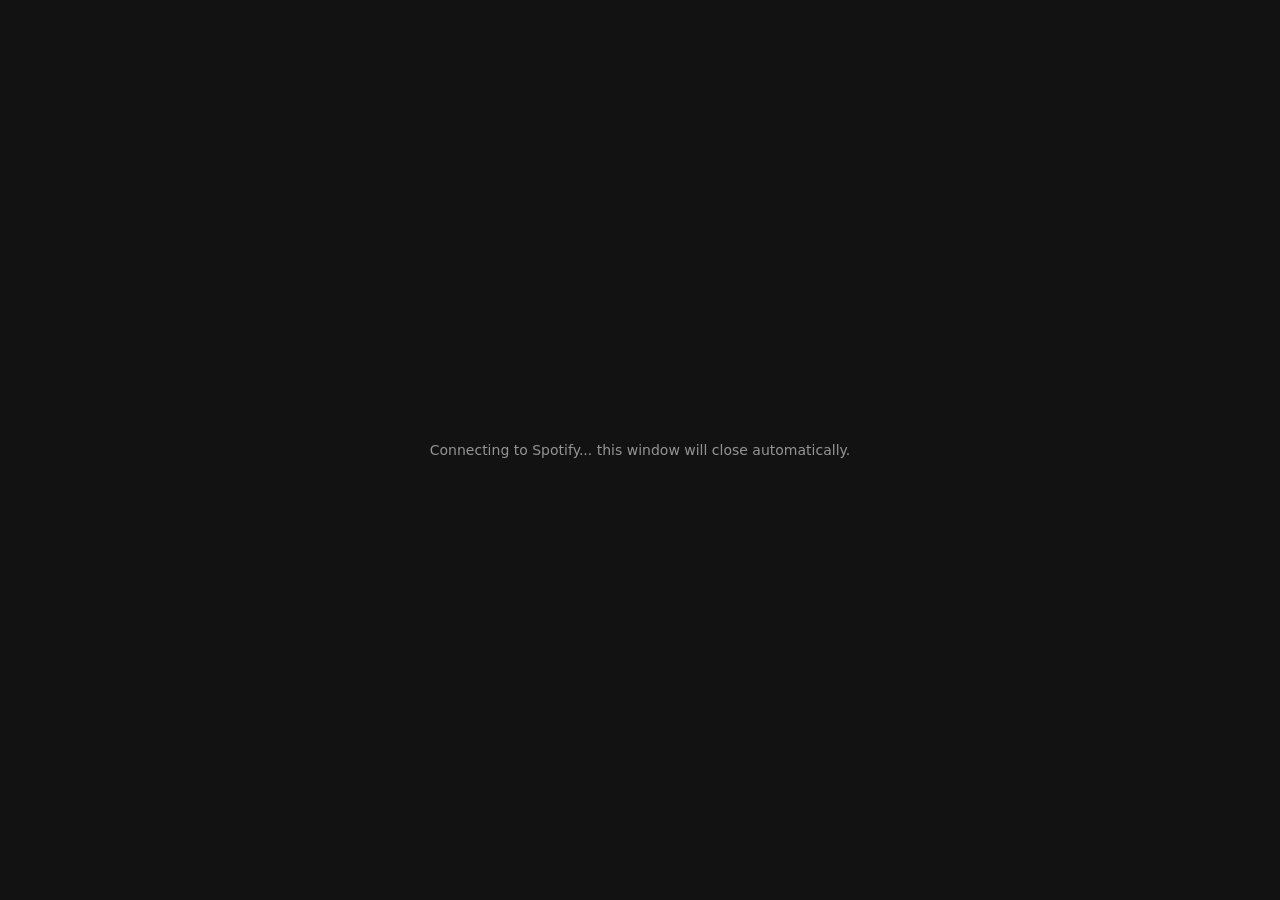
<file: app/ui/callback.html>
<!DOCTYPE html>
<html lang="en">
<head>
  <meta charset="UTF-8">
  <title>Connecting to Spotify...</title>
  <style>
    body { font-family: system-ui, sans-serif; background: #121212; color: #ccc;
           display: flex; align-items: center; justify-content: center; height: 100vh; margin: 0; }
    p { font-size: 14px; opacity: 0.7; }
  </style>
</head>
<body>
  <p>Connecting to Spotify... this window will close automatically.</p>
  <script>
    const params = new URLSearchParams(window.location.search);
    const code = params.get('code');
    const state = params.get('state');
    const error = params.get('error');

    if (window.opener) {
      window.opener.postMessage(
        { spotifyCallback: true, code, state, error },
        window.location.origin
      );
    }

    // Auto-close after a short delay so user can see the message
    setTimeout(() => window.close(), 500);
  </script>
</body>
</html>
</file>
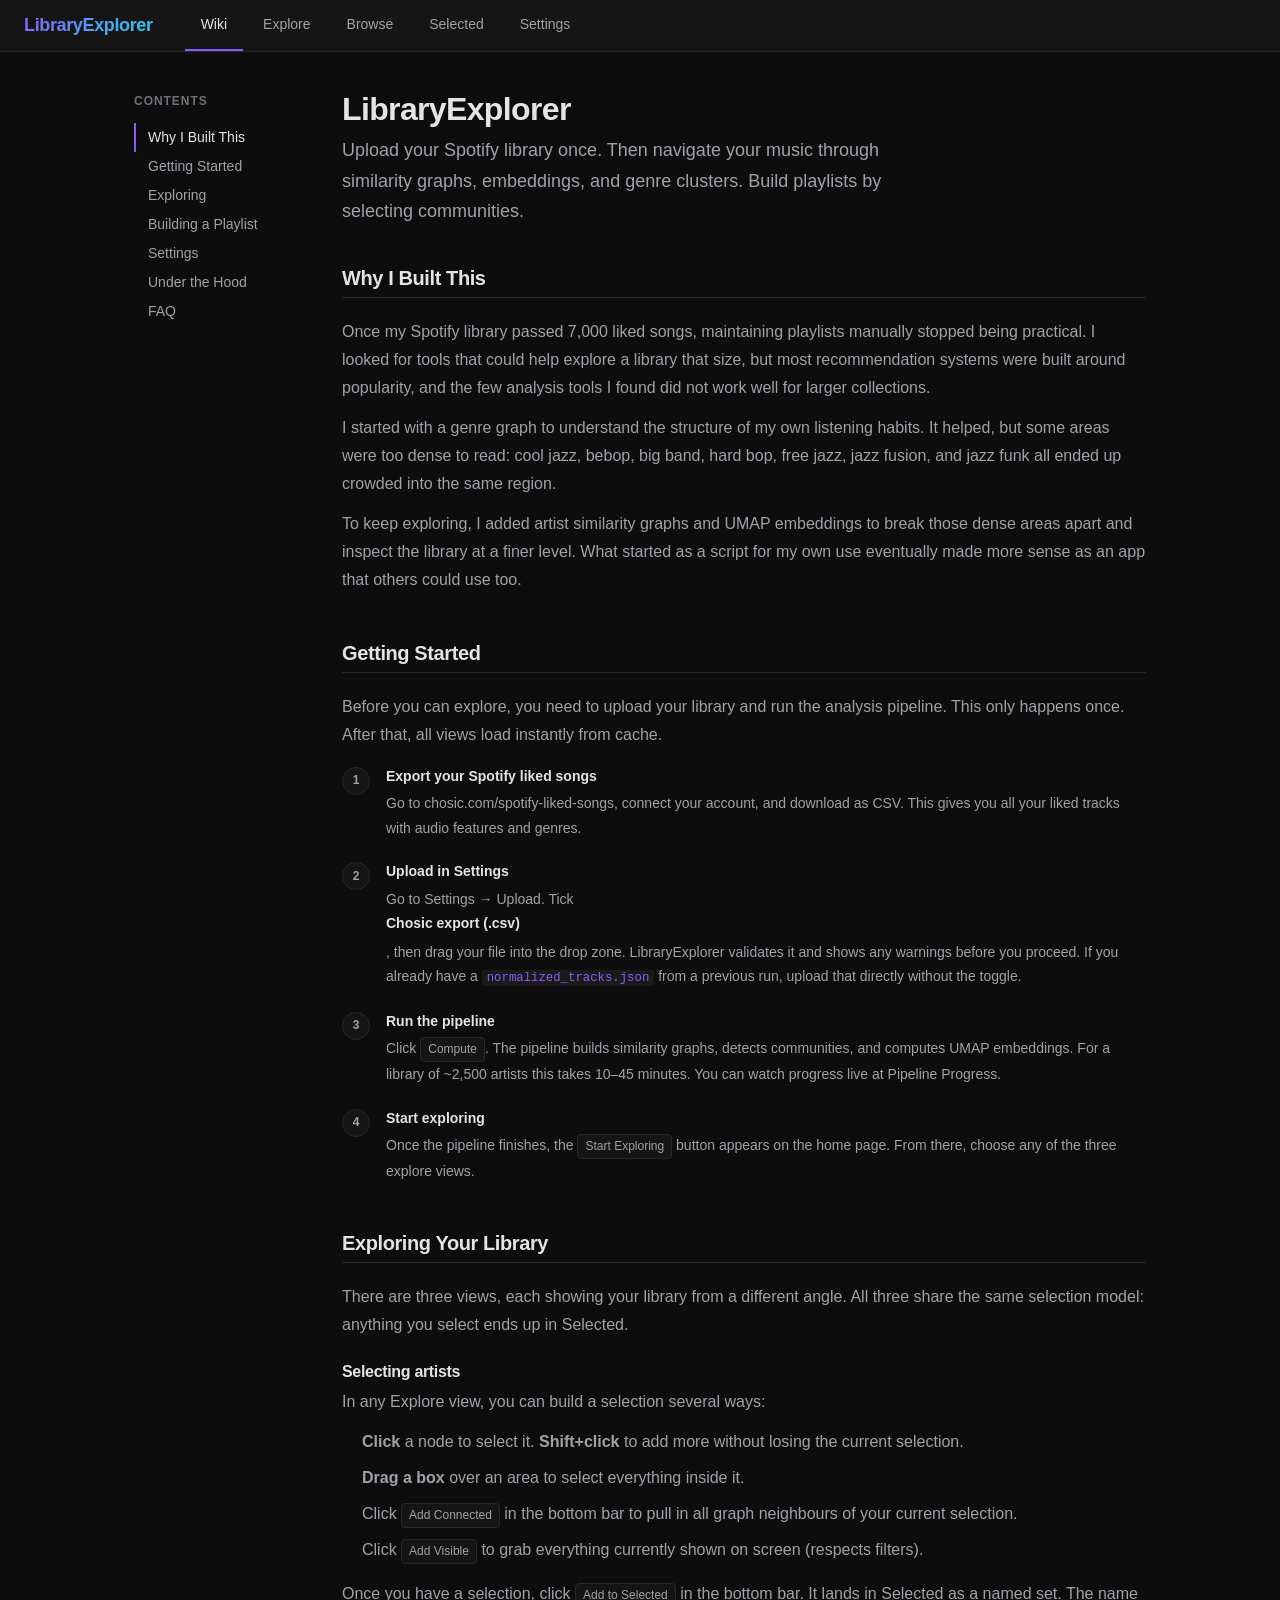
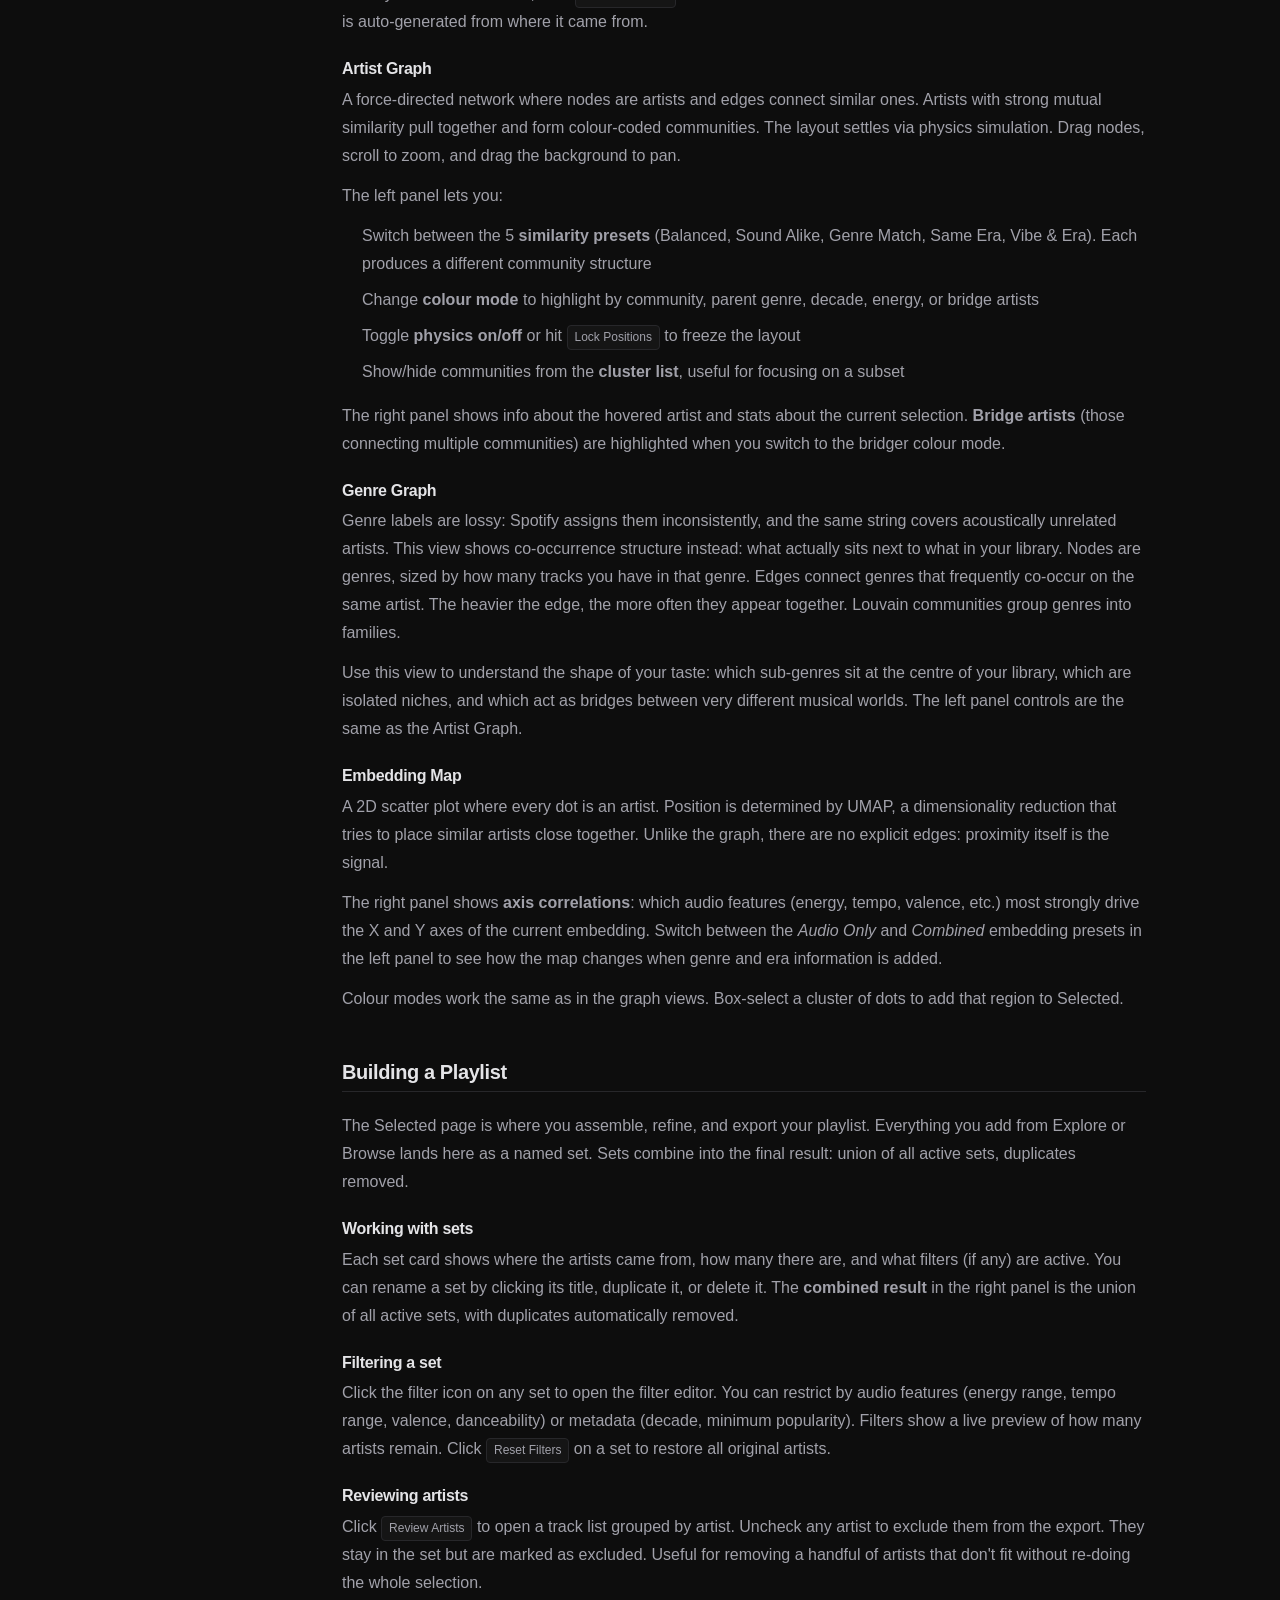
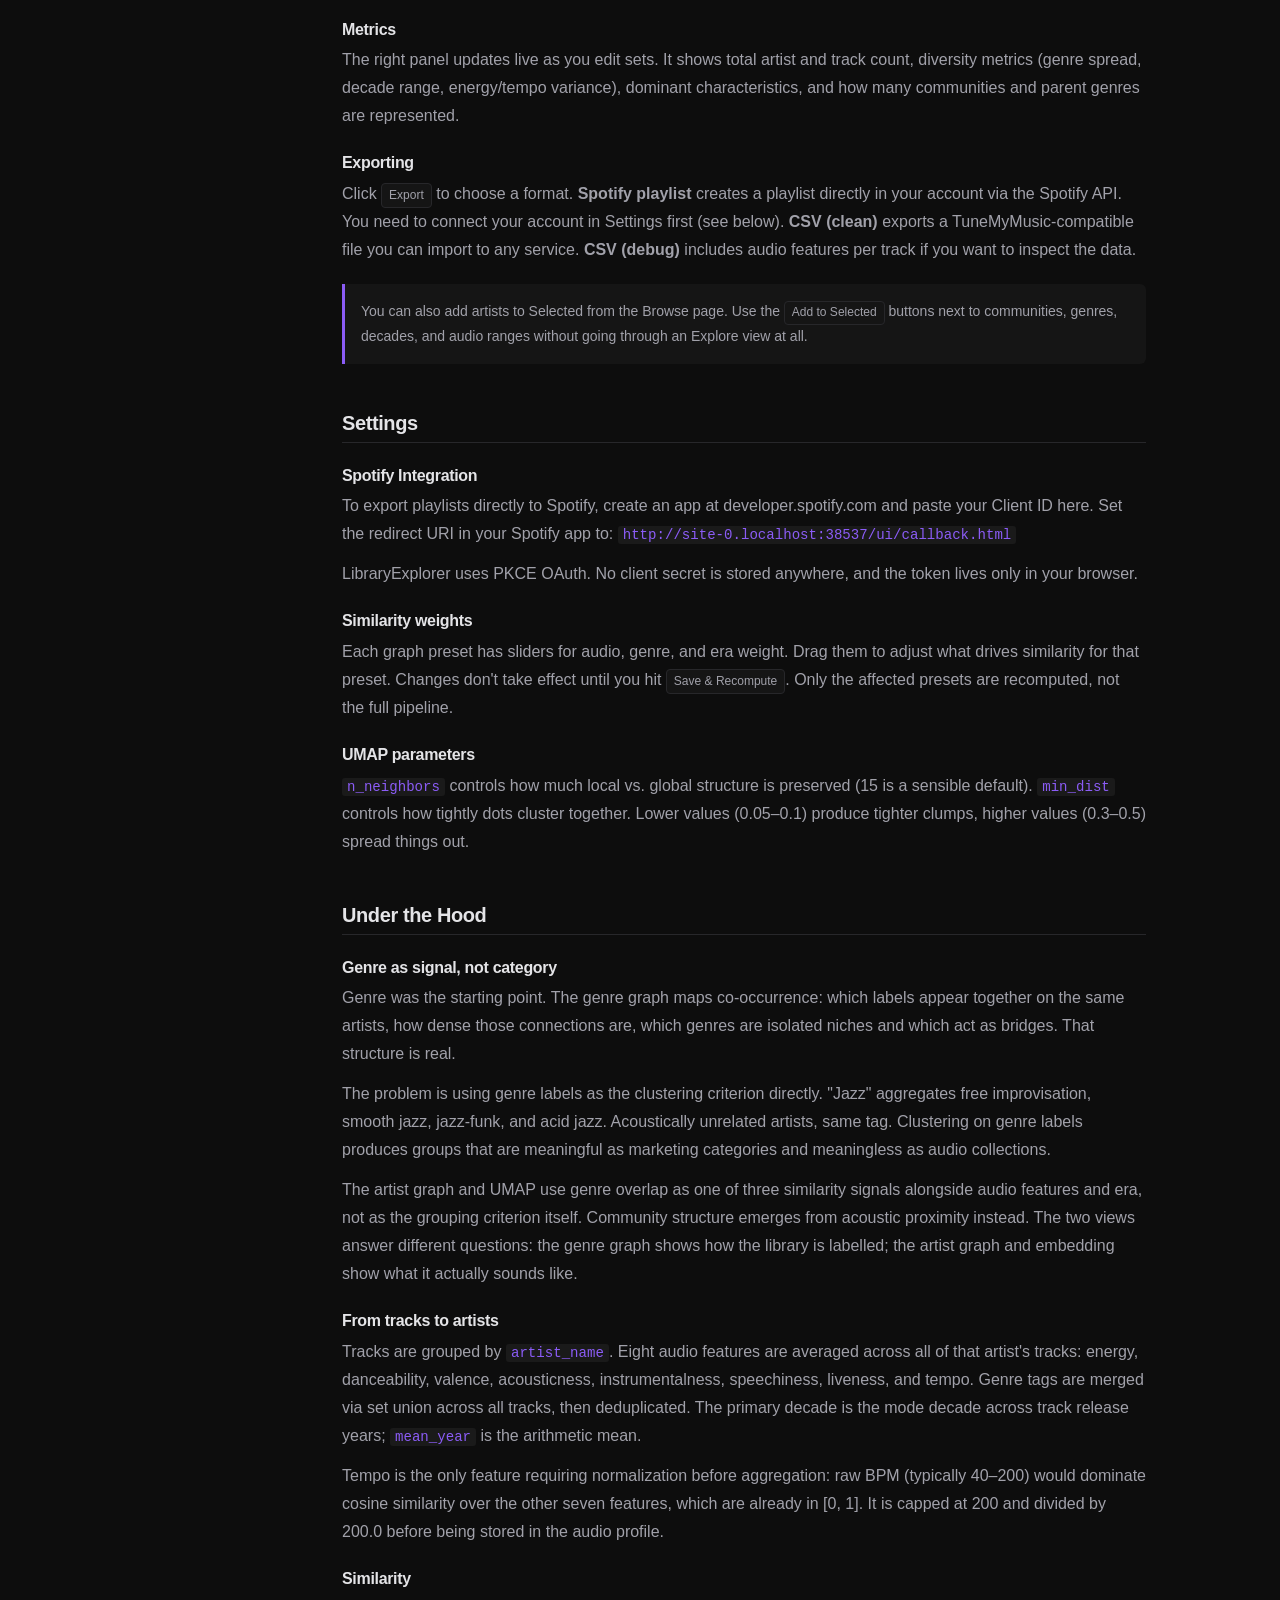
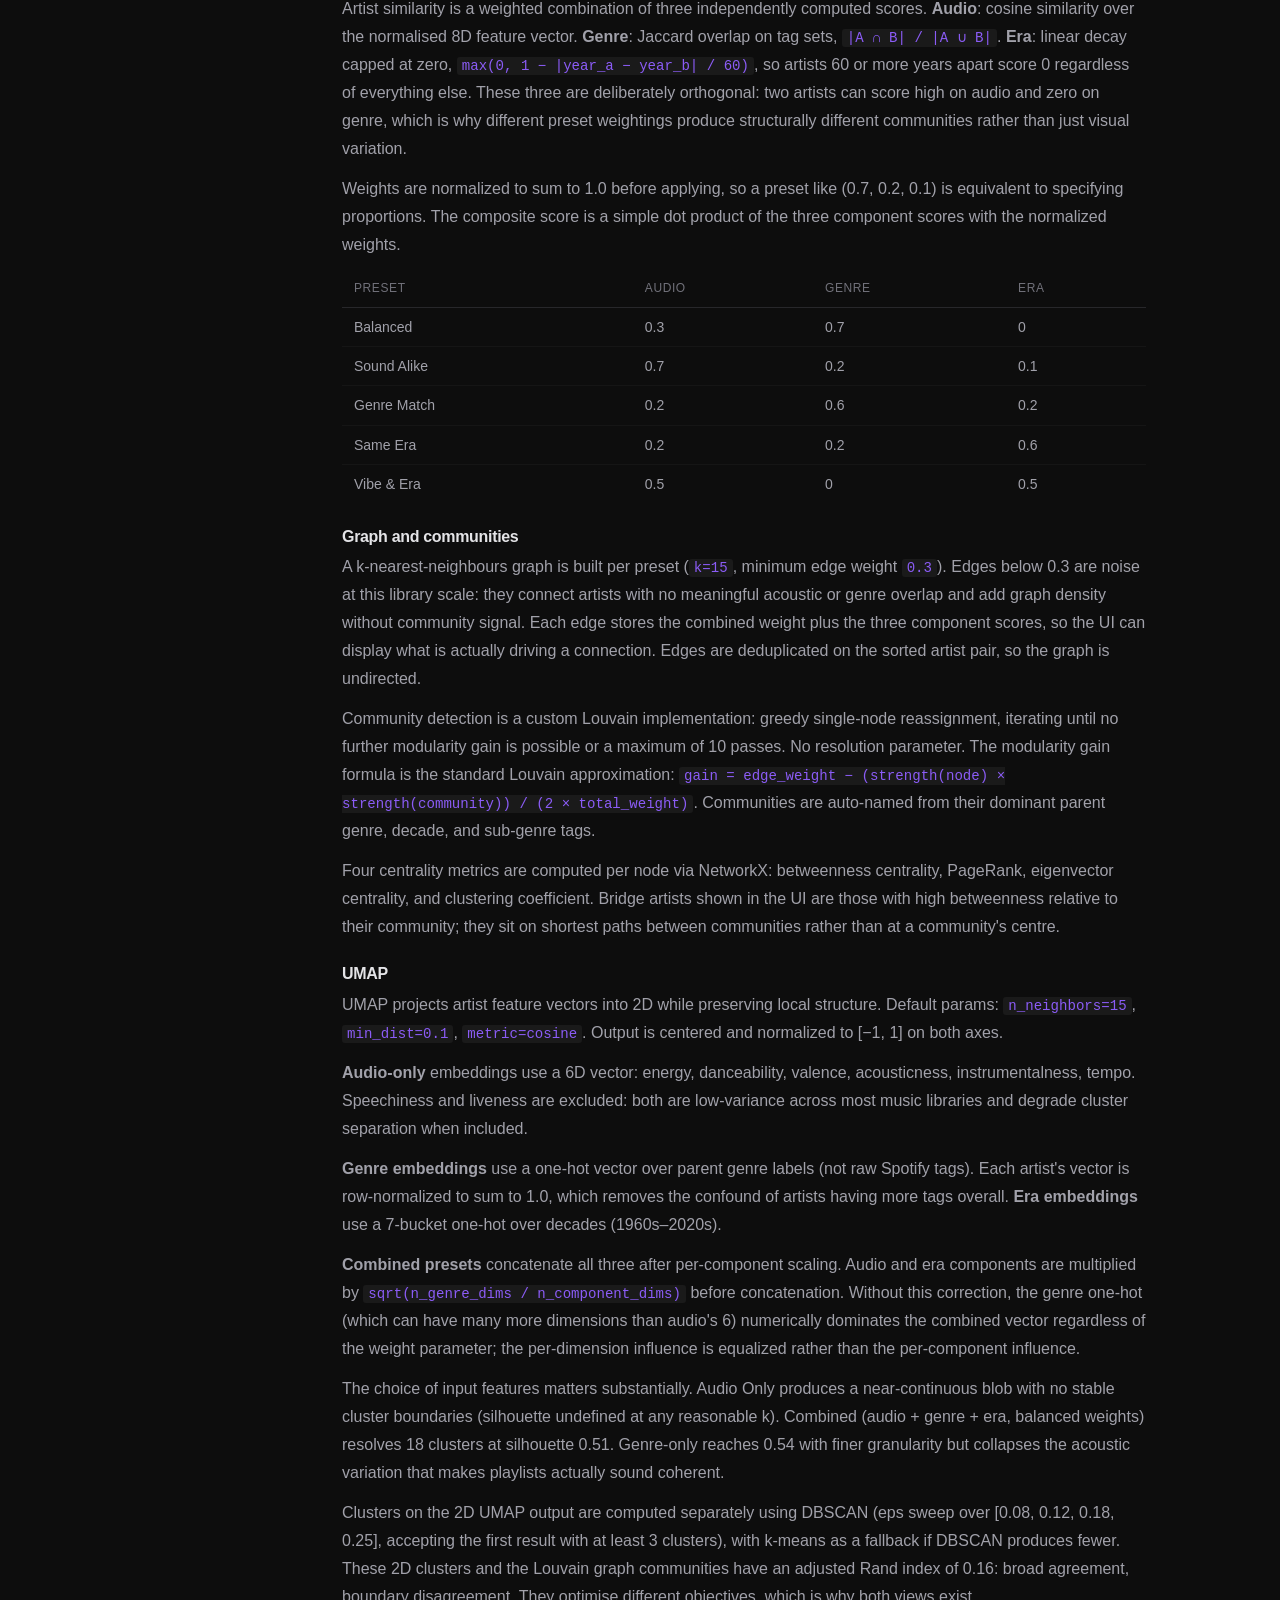
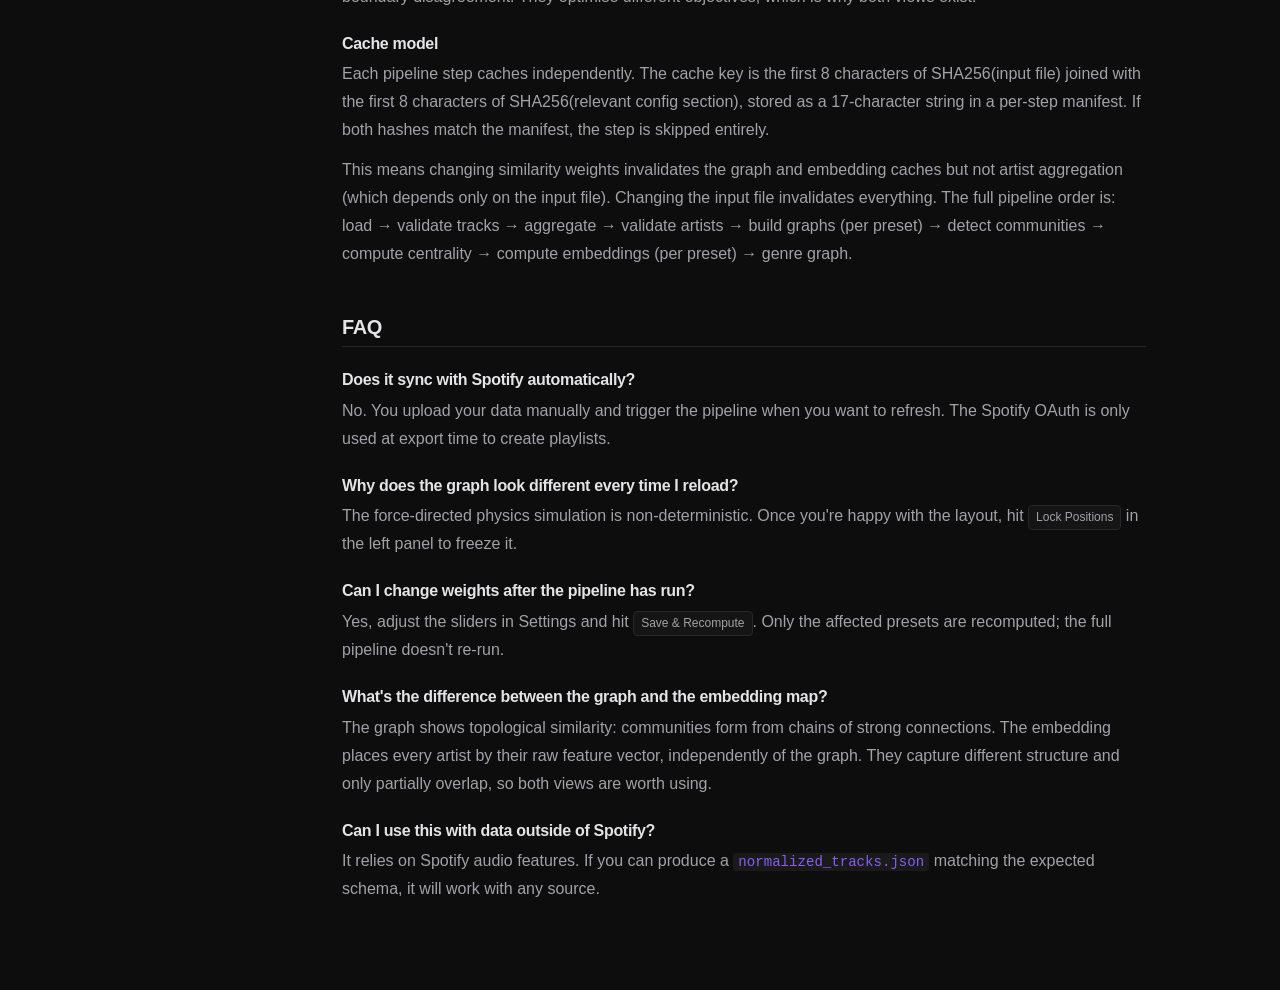
<file: app/ui/wiki.html>
<!DOCTYPE html>
<html lang="en">
<head>
  <meta charset="UTF-8">
  <meta name="viewport" content="width=device-width, initial-scale=1.0">
  <title>Wiki | LibraryExplorer</title>
  <link rel="stylesheet" href="css/reset.css">
  <link rel="stylesheet" href="css/theme.css">
  <link rel="stylesheet" href="css/layout.css">
  <style>
    .wiki-layout {
      display: flex;
      flex-direction: column;
      min-height: 100vh;
    }

    .wiki-outer {
      flex: 1;
      display: flex;
      max-width: 1060px;
      margin: 0 auto;
      width: 100%;
      padding: var(--space-10) var(--space-6);
      gap: var(--space-12);
      align-items: flex-start;
    }

    .wiki-toc {
      flex: 0 0 160px;
      position: sticky;
      top: var(--space-8);
      max-height: calc(100vh - var(--space-16));
      overflow-y: auto;
    }

    .wiki-toc__title {
      font-size: var(--text-xs);
      font-weight: 600;
      text-transform: uppercase;
      letter-spacing: 0.08em;
      color: var(--text-faint);
      margin-bottom: var(--space-3);
    }

    .wiki-toc a {
      display: block;
      font-size: var(--text-sm);
      color: var(--text-muted);
      text-decoration: none;
      padding: var(--space-1) var(--space-3);
      border-left: 2px solid transparent;
      transition: color var(--transition-fast), border-color var(--transition-fast);
      line-height: 1.5;
    }

    .wiki-toc a:hover, .wiki-toc a.active {
      color: var(--text);
      border-left-color: var(--accent);
    }

    .wiki-body {
      flex: 1;
      min-width: 0;
    }

    .wiki-body h1 {
      font-size: 2rem;
      font-weight: 700;
      letter-spacing: -0.02em;
      margin-bottom: var(--space-2);
    }

    .wiki-body > p.lead {
      font-size: var(--text-lg);
      color: var(--text-muted);
      line-height: 1.7;
      margin-bottom: var(--space-10);
      max-width: 580px;
    }

    .wiki-section {
      margin-bottom: var(--space-12);
    }

    .wiki-section h2 {
      font-size: var(--text-xl);
      font-weight: 600;
      margin-bottom: var(--space-5);
      padding-bottom: var(--space-2);
      border-bottom: 1px solid var(--border);
    }

    .wiki-section h3 {
      font-size: var(--text-base);
      font-weight: 600;
      margin-top: var(--space-6);
      margin-bottom: var(--space-2);
      color: var(--text);
    }

    .wiki-section p {
      color: var(--text-muted);
      line-height: 1.75;
      margin-bottom: var(--space-3);
    }

    .wiki-section ul, .wiki-section ol {
      color: var(--text-muted);
      line-height: 1.75;
      margin-left: var(--space-5);
      margin-bottom: var(--space-4);
    }

    .wiki-section li {
      margin-bottom: var(--space-2);
    }

    .wiki-section code {
      font-family: var(--font-mono);
      font-size: 0.88em;
      background: var(--bg-tertiary);
      padding: 1px 5px;
      border-radius: 3px;
      color: var(--accent);
    }

    .wiki-callout {
      background: var(--bg-secondary);
      border-left: 3px solid var(--accent);
      padding: var(--space-4);
      border-radius: 0 var(--radius) var(--radius) 0;
      color: var(--text-muted);
      font-size: var(--text-sm);
      margin: var(--space-5) 0;
      line-height: 1.65;
    }

    .wiki-steps {
      counter-reset: steps;
      margin: var(--space-4) 0;
    }

    .wiki-step {
      display: flex;
      gap: var(--space-4);
      margin-bottom: var(--space-5);
    }

    .wiki-step__num {
      flex: 0 0 28px;
      height: 28px;
      border-radius: 50%;
      background: var(--bg-secondary);
      border: 1px solid var(--border);
      color: var(--text-muted);
      font-size: var(--text-xs);
      font-weight: 600;
      display: flex;
      align-items: center;
      justify-content: center;
      margin-top: 2px;
    }

    .wiki-step__body {
      flex: 1;
    }

    .wiki-step__body strong {
      display: block;
      color: var(--text);
      font-size: var(--text-sm);
      margin-bottom: var(--space-1);
    }

    .wiki-step__body p {
      margin-bottom: 0;
      font-size: var(--text-sm);
    }

    .wiki-action {
      display: inline-block;
      padding: 1px 7px;
      border: 1px solid var(--border);
      border-radius: var(--radius-sm, 4px);
      font-size: var(--text-xs);
      font-weight: 500;
      color: var(--text-muted);
      background: var(--bg-secondary);
      white-space: nowrap;
    }

    .wiki-section table {
      width: 100%;
      border-collapse: collapse;
      font-size: var(--text-sm);
      margin: var(--space-3) 0 var(--space-4);
      color: var(--text-muted);
    }

    .wiki-section th {
      text-align: left;
      padding: var(--space-2) var(--space-3);
      border-bottom: 1px solid var(--border);
      font-weight: 500;
      color: var(--text-faint);
      font-size: var(--text-xs);
      text-transform: uppercase;
      letter-spacing: 0.05em;
    }

    .wiki-section td {
      padding: var(--space-2) var(--space-3);
      border-bottom: 1px solid var(--bg-secondary);
    }

    .wiki-section tr:last-child td { border-bottom: none; }

    @media (max-width: 768px) {
      .wiki-outer { flex-direction: column; padding: var(--space-6) var(--space-4); gap: var(--space-6); }
      .wiki-toc { position: static; flex: none; width: 100%; }
    }
  </style>
</head>
<body>
  <div class="wiki-layout">
    <nav class="nav">
      <a href="index.html" class="nav__brand">LibraryExplorer</a>
      <div class="nav__tabs">
        <a href="wiki.html" class="nav__tab nav__tab--active">Wiki</a>
        <a href="explore-graph-artist.html" class="nav__tab">Explore</a>
        <a href="browse.html" class="nav__tab">Browse</a>
        <a href="selected.html" class="nav__tab">Selected</a>
        <a href="settings.html" class="nav__tab">Settings</a>
      </div>
    </nav>

    <div class="wiki-outer">
      <nav class="wiki-toc" id="wiki-toc">
        <div class="wiki-toc__title">Contents</div>
        <a href="#why">Why I Built This</a>
        <a href="#getting-started">Getting Started</a>
        <a href="#exploring">Exploring</a>
        <a href="#building-playlist">Building a Playlist</a>
        <a href="#settings">Settings</a>
        <a href="#under-the-hood">Under the Hood</a>
        <a href="#faq">FAQ</a>
      </nav>

      <div class="wiki-body">
        <h1>LibraryExplorer</h1>
        <p class="lead">Upload your Spotify library once. Then navigate your music through similarity graphs, embeddings, and genre clusters. Build playlists by selecting communities.</p>

        <!-- ─────────────────────────────────── -->
        <div class="wiki-section" id="why">
          <h2>Why I Built This</h2>
          <p>Once my Spotify library passed 7,000 liked songs, maintaining playlists manually stopped being practical. I looked for tools that could help explore a library that size, but most recommendation systems were built around popularity, and the few analysis tools I found did not work well for larger collections.</p>
          <p>I started with a genre graph to understand the structure of my own listening habits. It helped, but some areas were too dense to read: cool jazz, bebop, big band, hard bop, free jazz, jazz fusion, and jazz funk all ended up crowded into the same region.</p>
          <p>To keep exploring, I added artist similarity graphs and UMAP embeddings to break those dense areas apart and inspect the library at a finer level. What started as a script for my own use eventually made more sense as an app that others could use too.</p>
        </div>

        <!-- ─────────────────────────────────── -->
        <div class="wiki-section" id="getting-started">
          <h2>Getting Started</h2>
          <p>Before you can explore, you need to upload your library and run the analysis pipeline. This only happens once. After that, all views load instantly from cache.</p>

          <div class="wiki-steps">
            <div class="wiki-step">
              <div class="wiki-step__num">1</div>
              <div class="wiki-step__body">
                <strong>Export your Spotify liked songs</strong>
                <p>Go to <a href="https://www.chosic.com/spotify-liked-songs/" target="_blank">chosic.com/spotify-liked-songs</a>, connect your account, and download as CSV. This gives you all your liked tracks with audio features and genres.</p>
              </div>
            </div>
            <div class="wiki-step">
              <div class="wiki-step__num">2</div>
              <div class="wiki-step__body">
                <strong>Upload in Settings</strong>
                <p>Go to <a href="settings.html">Settings → Upload</a>. Tick <strong>Chosic export (.csv)</strong>, then drag your file into the drop zone. LibraryExplorer validates it and shows any warnings before you proceed. If you already have a <code>normalized_tracks.json</code> from a previous run, upload that directly without the toggle.</p>
              </div>
            </div>
            <div class="wiki-step">
              <div class="wiki-step__num">3</div>
              <div class="wiki-step__body">
                <strong>Run the pipeline</strong>
                <p>Click <span class="wiki-action">Compute</span>. The pipeline builds similarity graphs, detects communities, and computes UMAP embeddings. For a library of ~2,500 artists this takes 10–45 minutes. You can watch progress live at <a href="progress.html">Pipeline Progress</a>.</p>
              </div>
            </div>
            <div class="wiki-step">
              <div class="wiki-step__num">4</div>
              <div class="wiki-step__body">
                <strong>Start exploring</strong>
                <p>Once the pipeline finishes, the <span class="wiki-action">Start Exploring</span> button appears on the home page. From there, choose any of the three explore views.</p>
              </div>
            </div>
          </div>
        </div>

        <!-- ─────────────────────────────────── -->
        <div class="wiki-section" id="exploring">
          <h2>Exploring Your Library</h2>
          <p>There are three views, each showing your library from a different angle. All three share the same selection model: anything you select ends up in <a href="selected.html">Selected</a>.</p>

          <h3>Selecting artists</h3>
          <p>In any Explore view, you can build a selection several ways:</p>
          <ul>
            <li><strong>Click</strong> a node to select it. <strong>Shift+click</strong> to add more without losing the current selection.</li>
            <li><strong>Drag a box</strong> over an area to select everything inside it.</li>
            <li>Click <span class="wiki-action">Add Connected</span> in the bottom bar to pull in all graph neighbours of your current selection.</li>
            <li>Click <span class="wiki-action">Add Visible</span> to grab everything currently shown on screen (respects filters).</li>
          </ul>
          <p>Once you have a selection, click <span class="wiki-action">Add to Selected</span> in the bottom bar. It lands in Selected as a named set. The name is auto-generated from where it came from.</p>

          <h3>Artist Graph</h3>
          <p>A force-directed network where nodes are artists and edges connect similar ones. Artists with strong mutual similarity pull together and form colour-coded communities. The layout settles via physics simulation. Drag nodes, scroll to zoom, and drag the background to pan.</p>
          <p>The left panel lets you:</p>
          <ul>
            <li>Switch between the 5 <strong>similarity presets</strong> (Balanced, Sound Alike, Genre Match, Same Era, Vibe & Era). Each produces a different community structure</li>
            <li>Change <strong>colour mode</strong> to highlight by community, parent genre, decade, energy, or bridge artists</li>
            <li>Toggle <strong>physics on/off</strong> or hit <span class="wiki-action">Lock Positions</span> to freeze the layout</li>
            <li>Show/hide communities from the <strong>cluster list</strong>, useful for focusing on a subset</li>
          </ul>
          <p>The right panel shows info about the hovered artist and stats about the current selection. <strong>Bridge artists</strong> (those connecting multiple communities) are highlighted when you switch to the bridger colour mode.</p>

          <h3>Genre Graph</h3>
          <p>Genre labels are lossy: Spotify assigns them inconsistently, and the same string covers acoustically unrelated artists. This view shows co-occurrence structure instead: what actually sits next to what in your library. Nodes are genres, sized by how many tracks you have in that genre. Edges connect genres that frequently co-occur on the same artist. The heavier the edge, the more often they appear together. Louvain communities group genres into families.</p>
          <p>Use this view to understand the shape of your taste: which sub-genres sit at the centre of your library, which are isolated niches, and which act as bridges between very different musical worlds. The left panel controls are the same as the Artist Graph.</p>

          <h3>Embedding Map</h3>
          <p>A 2D scatter plot where every dot is an artist. Position is determined by UMAP, a dimensionality reduction that tries to place similar artists close together. Unlike the graph, there are no explicit edges: proximity itself is the signal.</p>
          <p>The right panel shows <strong>axis correlations</strong>: which audio features (energy, tempo, valence, etc.) most strongly drive the X and Y axes of the current embedding. Switch between the <em>Audio Only</em> and <em>Combined</em> embedding presets in the left panel to see how the map changes when genre and era information is added.</p>
          <p>Colour modes work the same as in the graph views. Box-select a cluster of dots to add that region to Selected.</p>
        </div>

        <!-- ─────────────────────────────────── -->
        <div class="wiki-section" id="building-playlist">
          <h2>Building a Playlist</h2>
          <p>The <a href="selected.html">Selected</a> page is where you assemble, refine, and export your playlist. Everything you add from Explore or Browse lands here as a named set. Sets combine into the final result: union of all active sets, duplicates removed.</p>

          <h3>Working with sets</h3>
          <p>Each set card shows where the artists came from, how many there are, and what filters (if any) are active. You can rename a set by clicking its title, duplicate it, or delete it. The <strong>combined result</strong> in the right panel is the union of all active sets, with duplicates automatically removed.</p>

          <h3>Filtering a set</h3>
          <p>Click the filter icon on any set to open the filter editor. You can restrict by audio features (energy range, tempo range, valence, danceability) or metadata (decade, minimum popularity). Filters show a live preview of how many artists remain. Click <span class="wiki-action">Reset Filters</span> on a set to restore all original artists.</p>

          <h3>Reviewing artists</h3>
          <p>Click <span class="wiki-action">Review Artists</span> to open a track list grouped by artist. Uncheck any artist to exclude them from the export. They stay in the set but are marked as excluded. Useful for removing a handful of artists that don't fit without re-doing the whole selection.</p>

          <h3>Metrics</h3>
          <p>The right panel updates live as you edit sets. It shows total artist and track count, diversity metrics (genre spread, decade range, energy/tempo variance), dominant characteristics, and how many communities and parent genres are represented.</p>

          <h3>Exporting</h3>
          <p>Click <span class="wiki-action">Export</span> to choose a format. <strong>Spotify playlist</strong> creates a playlist directly in your account via the Spotify API. You need to connect your account in Settings first (see below). <strong>CSV (clean)</strong> exports a TuneMyMusic-compatible file you can import to any service. <strong>CSV (debug)</strong> includes audio features per track if you want to inspect the data.</p>

          <div class="wiki-callout">
            You can also add artists to Selected from the <a href="browse.html">Browse</a> page. Use the <span class="wiki-action">Add to Selected</span> buttons next to communities, genres, decades, and audio ranges without going through an Explore view at all.
          </div>
        </div>

        <!-- ─────────────────────────────────── -->
        <div class="wiki-section" id="settings">
          <h2>Settings</h2>

          <h3>Spotify Integration</h3>
          <p>To export playlists directly to Spotify, create an app at <a href="https://developer.spotify.com/dashboard" target="_blank">developer.spotify.com</a> and paste your Client ID here. Set the redirect URI in your Spotify app to: <code id="wiki-redirect-uri"></code>
          <script>document.getElementById('wiki-redirect-uri').textContent = window.location.origin + '/ui/callback.html';</script></p>
          <p>LibraryExplorer uses PKCE OAuth. No client secret is stored anywhere, and the token lives only in your browser.</p>

          <h3>Similarity weights</h3>
          <p>Each graph preset has sliders for audio, genre, and era weight. Drag them to adjust what drives similarity for that preset. Changes don't take effect until you hit <span class="wiki-action">Save & Recompute</span>. Only the affected presets are recomputed, not the full pipeline.</p>

          <h3>UMAP parameters</h3>
          <p><code>n_neighbors</code> controls how much local vs. global structure is preserved (15 is a sensible default). <code>min_dist</code> controls how tightly dots cluster together. Lower values (0.05–0.1) produce tighter clumps, higher values (0.3–0.5) spread things out.</p>
        </div>

        <!-- ─────────────────────────────────── -->
        <div class="wiki-section" id="under-the-hood">
          <h2>Under the Hood</h2>
          <h3>Genre as signal, not category</h3>
          <p>Genre was the starting point. The genre graph maps co-occurrence: which labels appear together on the same artists, how dense those connections are, which genres are isolated niches and which act as bridges. That structure is real.</p>
          <p>The problem is using genre labels as the clustering criterion directly. "Jazz" aggregates free improvisation, smooth jazz, jazz-funk, and acid jazz. Acoustically unrelated artists, same tag. Clustering on genre labels produces groups that are meaningful as marketing categories and meaningless as audio collections.</p>
          <p>The artist graph and UMAP use genre overlap as one of three similarity signals alongside audio features and era, not as the grouping criterion itself. Community structure emerges from acoustic proximity instead. The two views answer different questions: the genre graph shows how the library is labelled; the artist graph and embedding show what it actually sounds like.</p>

          <h3>From tracks to artists</h3>
          <p>Tracks are grouped by <code>artist_name</code>. Eight audio features are averaged across all of that artist's tracks: energy, danceability, valence, acousticness, instrumentalness, speechiness, liveness, and tempo. Genre tags are merged via set union across all tracks, then deduplicated. The primary decade is the mode decade across track release years; <code>mean_year</code> is the arithmetic mean.</p>
          <p>Tempo is the only feature requiring normalization before aggregation: raw BPM (typically 40–200) would dominate cosine similarity over the other seven features, which are already in [0, 1]. It is capped at 200 and divided by 200.0 before being stored in the audio profile.</p>

          <h3>Similarity</h3>
          <p>Artist similarity is a weighted combination of three independently computed scores. <strong>Audio</strong>: cosine similarity over the normalised 8D feature vector. <strong>Genre</strong>: Jaccard overlap on tag sets, <code>|A ∩ B| / |A ∪ B|</code>. <strong>Era</strong>: linear decay capped at zero, <code>max(0, 1 − |year_a − year_b| / 60)</code>, so artists 60 or more years apart score 0 regardless of everything else. These three are deliberately orthogonal: two artists can score high on audio and zero on genre, which is why different preset weightings produce structurally different communities rather than just visual variation.</p>
          <p>Weights are normalized to sum to 1.0 before applying, so a preset like (0.7, 0.2, 0.1) is equivalent to specifying proportions. The composite score is a simple dot product of the three component scores with the normalized weights.</p>
          <table>
            <thead>
              <tr><th>Preset</th><th>Audio</th><th>Genre</th><th>Era</th></tr>
            </thead>
            <tbody>
              <tr><td>Balanced</td><td>0.3</td><td>0.7</td><td>0</td></tr>
              <tr><td>Sound Alike</td><td>0.7</td><td>0.2</td><td>0.1</td></tr>
              <tr><td>Genre Match</td><td>0.2</td><td>0.6</td><td>0.2</td></tr>
              <tr><td>Same Era</td><td>0.2</td><td>0.2</td><td>0.6</td></tr>
              <tr><td>Vibe &amp; Era</td><td>0.5</td><td>0</td><td>0.5</td></tr>
            </tbody>
          </table>

          <h3>Graph and communities</h3>
          <p>A k-nearest-neighbours graph is built per preset (<code>k=15</code>, minimum edge weight <code>0.3</code>). Edges below 0.3 are noise at this library scale: they connect artists with no meaningful acoustic or genre overlap and add graph density without community signal. Each edge stores the combined weight plus the three component scores, so the UI can display what is actually driving a connection. Edges are deduplicated on the sorted artist pair, so the graph is undirected.</p>
          <p>Community detection is a custom Louvain implementation: greedy single-node reassignment, iterating until no further modularity gain is possible or a maximum of 10 passes. No resolution parameter. The modularity gain formula is the standard Louvain approximation: <code>gain = edge_weight − (strength(node) × strength(community)) / (2 × total_weight)</code>. Communities are auto-named from their dominant parent genre, decade, and sub-genre tags.</p>
          <p>Four centrality metrics are computed per node via NetworkX: betweenness centrality, PageRank, eigenvector centrality, and clustering coefficient. Bridge artists shown in the UI are those with high betweenness relative to their community; they sit on shortest paths between communities rather than at a community's centre.</p>

          <h3>UMAP</h3>
          <p>UMAP projects artist feature vectors into 2D while preserving local structure. Default params: <code>n_neighbors=15</code>, <code>min_dist=0.1</code>, <code>metric=cosine</code>. Output is centered and normalized to [−1, 1] on both axes.</p>
          <p><strong>Audio-only</strong> embeddings use a 6D vector: energy, danceability, valence, acousticness, instrumentalness, tempo. Speechiness and liveness are excluded: both are low-variance across most music libraries and degrade cluster separation when included.</p>
          <p><strong>Genre embeddings</strong> use a one-hot vector over parent genre labels (not raw Spotify tags). Each artist's vector is row-normalized to sum to 1.0, which removes the confound of artists having more tags overall. <strong>Era embeddings</strong> use a 7-bucket one-hot over decades (1960s–2020s).</p>
          <p><strong>Combined presets</strong> concatenate all three after per-component scaling. Audio and era components are multiplied by <code>sqrt(n_genre_dims / n_component_dims)</code> before concatenation. Without this correction, the genre one-hot (which can have many more dimensions than audio's 6) numerically dominates the combined vector regardless of the weight parameter; the per-dimension influence is equalized rather than the per-component influence.</p>
          <p>The choice of input features matters substantially. Audio Only produces a near-continuous blob with no stable cluster boundaries (silhouette undefined at any reasonable k). Combined (audio + genre + era, balanced weights) resolves 18 clusters at silhouette 0.51. Genre-only reaches 0.54 with finer granularity but collapses the acoustic variation that makes playlists actually sound coherent.</p>
          <p>Clusters on the 2D UMAP output are computed separately using DBSCAN (eps sweep over [0.08, 0.12, 0.18, 0.25], accepting the first result with at least 3 clusters), with k-means as a fallback if DBSCAN produces fewer. These 2D clusters and the Louvain graph communities have an adjusted Rand index of 0.16: broad agreement, boundary disagreement. They optimise different objectives, which is why both views exist.</p>

          <h3>Cache model</h3>
          <p>Each pipeline step caches independently. The cache key is the first 8 characters of SHA256(input file) joined with the first 8 characters of SHA256(relevant config section), stored as a 17-character string in a per-step manifest. If both hashes match the manifest, the step is skipped entirely.</p>
          <p>This means changing similarity weights invalidates the graph and embedding caches but not artist aggregation (which depends only on the input file). Changing the input file invalidates everything. The full pipeline order is: load → validate tracks → aggregate → validate artists → build graphs (per preset) → detect communities → compute centrality → compute embeddings (per preset) → genre graph.</p>
        </div>

        <!-- ─────────────────────────────────── -->
        <div class="wiki-section" id="faq">
          <h2>FAQ</h2>

          <h3>Does it sync with Spotify automatically?</h3>
          <p>No. You upload your data manually and trigger the pipeline when you want to refresh. The Spotify OAuth is only used at export time to create playlists.</p>

          <h3>Why does the graph look different every time I reload?</h3>
          <p>The force-directed physics simulation is non-deterministic. Once you're happy with the layout, hit <span class="wiki-action">Lock Positions</span> in the left panel to freeze it.</p>

          <h3>Can I change weights after the pipeline has run?</h3>
          <p>Yes, adjust the sliders in Settings and hit <span class="wiki-action">Save & Recompute</span>. Only the affected presets are recomputed; the full pipeline doesn't re-run.</p>

          <h3>What's the difference between the graph and the embedding map?</h3>
          <p>The graph shows topological similarity: communities form from chains of strong connections. The embedding places every artist by their raw feature vector, independently of the graph. They capture different structure and only partially overlap, so both views are worth using.</p>

          <h3>Can I use this with data outside of Spotify?</h3>
          <p>It relies on Spotify audio features. If you can produce a <code>normalized_tracks.json</code> matching the expected schema, it will work with any source.</p>
        </div>

      </div><!-- /wiki-body -->
    </div><!-- /wiki-outer -->
  </div><!-- /wiki-layout -->

  <script>
    const sections = document.querySelectorAll('.wiki-section[id]');
    const tocLinks = document.querySelectorAll('.wiki-toc a');
    const observer = new IntersectionObserver((entries) => {
      entries.forEach(entry => {
        if (entry.isIntersecting) {
          tocLinks.forEach(l => l.classList.remove('active'));
          const active = document.querySelector(`.wiki-toc a[href="#${entry.target.id}"]`);
          if (active) active.classList.add('active');
        }
      });
    }, { rootMargin: '-20% 0px -70% 0px' });
    sections.forEach(s => observer.observe(s));
  </script>
</body>
</html>
</file>
<file: app/ui/css/theme.css>
/* Theme - Obsidian-inspired dark theme */

:root {
  /* Background colors - deeper, richer tones */
  --bg: #0d0d0d;
  --bg-secondary: #151515;
  --bg-tertiary: #1a1a1a;
  --bg-hover: #222222;
  --bg-active: #2a2a2a;
  --bg-elevated: #1f1f1f;

  /* Text colors - better contrast */
  --text: #e4e4e7;
  --text-muted: #a1a1aa;
  --text-faint: #71717a;

  /* Accent colors - vibrant purple with gradient support */
  --accent: #8b5cf6;
  --accent-hover: #7c3aed;
  --accent-muted: rgba(139, 92, 246, 0.15);
  --accent-glow: rgba(139, 92, 246, 0.3);

  /* Secondary accent - complementary cyan */
  --accent-secondary: #22d3ee;
  --accent-secondary-muted: rgba(34, 211, 238, 0.15);

  /* Semantic colors - softer, more refined */
  --success: #4ade80;
  --success-muted: rgba(74, 222, 128, 0.15);
  --warning: #fbbf24;
  --warning-muted: rgba(251, 191, 36, 0.15);
  --error: #f87171;
  --error-muted: rgba(248, 113, 113, 0.15);
  --info: #60a5fa;
  --info-muted: rgba(96, 165, 250, 0.15);

  /* Borders - subtle */
  --border: #27272a;
  --border-light: #1f1f1f;
  --border-focus: #8b5cf6;

  /* Typography */
  --font-body: 'Inter', -apple-system, BlinkMacSystemFont, 'Segoe UI', Roboto, Oxygen, Ubuntu, Cantarell, sans-serif;
  --font-mono: 'JetBrains Mono', 'SF Mono', Monaco, 'Cascadia Code', 'Fira Code', Consolas, monospace;

  /* Font sizes */
  --text-xs: 0.75rem;
  --text-sm: 0.875rem;
  --text-base: 1rem;
  --text-lg: 1.125rem;
  --text-xl: 1.25rem;
  --text-2xl: 1.5rem;
  --text-3xl: 2rem;

  /* Spacing - 4px base unit */
  --space-1: 0.25rem;
  --space-2: 0.5rem;
  --space-3: 0.75rem;
  --space-4: 1rem;
  --space-5: 1.25rem;
  --space-6: 1.5rem;
  --space-8: 2rem;
  --space-10: 2.5rem;
  --space-12: 3rem;

  /* Border radius - consistent, modern */
  --radius-sm: 4px;
  --radius: 6px;
  --radius-lg: 10px;
  --radius-xl: 14px;

  /* Shadows - subtle depth */
  --shadow-sm: 0 1px 2px rgba(0, 0, 0, 0.3);
  --shadow: 0 2px 8px rgba(0, 0, 0, 0.4);
  --shadow-lg: 0 8px 24px rgba(0, 0, 0, 0.5);
  --shadow-glow: 0 0 20px var(--accent-glow);

  /* Transitions - smooth */
  --transition-fast: 100ms ease-out;
  --transition: 200ms ease-out;
  --transition-slow: 300ms ease-out;
}

/* Base styles */
body {
  background: var(--bg);
  color: var(--text);
  font-family: var(--font-body);
  font-size: var(--text-base);
  line-height: 1.6;
  -webkit-font-smoothing: antialiased;
  -moz-osx-font-smoothing: grayscale;
}

/* Typography */
h1, h2, h3, h4 {
  color: var(--text);
  font-weight: 600;
  letter-spacing: -0.02em;
}

h1 { font-size: var(--text-3xl); }
h2 { font-size: var(--text-2xl); }
h3 { font-size: var(--text-xl); }
h4 { font-size: var(--text-lg); }

p {
  color: var(--text-muted);
}

code, .mono {
  font-family: var(--font-mono);
  font-size: 0.9em;
}

a {
  color: var(--accent);
  text-decoration: none;
  transition: color var(--transition-fast);
}

a:hover {
  color: var(--accent-hover);
}

/* Focus styles - modern ring */
:focus-visible {
  outline: none;
  box-shadow: 0 0 0 2px var(--bg), 0 0 0 4px var(--accent);
}

/* Selection */
::selection {
  background: var(--accent);
  color: white;
}

/* Scrollbar (webkit) - slim and subtle */
::-webkit-scrollbar {
  width: 6px;
  height: 6px;
}

::-webkit-scrollbar-track {
  background: transparent;
}

::-webkit-scrollbar-thumb {
  background: var(--border);
  border-radius: 3px;
}

::-webkit-scrollbar-thumb:hover {
  background: var(--text-faint);
}

/* Scrollbar corner */
::-webkit-scrollbar-corner {
  background: transparent;
}

/* Subtle animations */
@keyframes fadeIn {
  from { opacity: 0; }
  to { opacity: 1; }
}

@keyframes slideUp {
  from { opacity: 0; transform: translateY(8px); }
  to { opacity: 1; transform: translateY(0); }
}

@keyframes pulse {
  0%, 100% { opacity: 1; }
  50% { opacity: 0.5; }
}

.animate-fade-in { animation: fadeIn var(--transition) ease-out; }
.animate-slide-up { animation: slideUp var(--transition) ease-out; }
.animate-pulse { animation: pulse 2s ease-in-out infinite; }
</file>
<file: app/ui/css/layout.css>
/* Layout - Grid, spacing, component styles */

/* === Page Layout === */
.page {
  min-height: 100vh;
  display: flex;
  flex-direction: column;
}

.page-content {
  flex: 1;
  padding: var(--space-6);
  max-width: 1400px;
  margin: 0 auto;
  width: 100%;
}

.page-content--narrow {
  max-width: 800px;
}

.page-content--full {
  max-width: none;
  padding: 0;
}

/* === Navigation === */
.nav {
  background: var(--bg-secondary);
  border-bottom: 1px solid var(--border);
  padding: 0 var(--space-6);
  display: flex;
  align-items: center;
  height: 52px;
  gap: var(--space-8);
}

.nav__brand {
  font-weight: 700;
  font-size: var(--text-lg);
  color: var(--text);
  text-decoration: none;
  letter-spacing: -0.02em;
  background: linear-gradient(135deg, var(--accent) 0%, var(--accent-secondary) 100%);
  -webkit-background-clip: text;
  -webkit-text-fill-color: transparent;
  background-clip: text;
}

.nav__tabs {
  display: flex;
  gap: var(--space-1);
  height: 100%;
}

.nav__tab {
  display: flex;
  align-items: center;
  padding: 0 var(--space-4);
  color: var(--text-muted);
  text-decoration: none;
  font-size: var(--text-sm);
  font-weight: 500;
  border-bottom: 2px solid transparent;
  transition: all var(--transition-fast);
  position: relative;
}

.nav__tab:hover {
  color: var(--text);
  text-decoration: none;
}

.nav__tab--active {
  color: var(--text);
  border-bottom-color: var(--accent);
}


/* === Sub Navigation === */
.subnav {
  background: var(--bg-secondary);
  border-bottom: 1px solid var(--border);
  padding: var(--space-2) var(--space-6);
  display: flex;
  align-items: center;
  gap: var(--space-4);
  flex-wrap: wrap;
}

.subnav__group {
  display: flex;
  align-items: center;
  gap: var(--space-2);
}

.subnav__label {
  color: var(--text-faint);
  font-size: var(--text-xs);
  font-weight: 600;
  text-transform: uppercase;
  letter-spacing: 0.05em;
}

.subnav__divider {
  width: 1px;
  height: 24px;
  background: var(--border);
  margin: 0 var(--space-2);
}

.subnav__sep {
  color: var(--border);
  font-size: var(--text-xs);
}

/* === Buttons === */
.btn {
  display: inline-flex;
  align-items: center;
  justify-content: center;
  gap: var(--space-2);
  padding: var(--space-2) var(--space-4);
  font-size: var(--text-sm);
  font-weight: 500;
  border: 1px solid var(--border);
  border-radius: var(--radius);
  background: var(--bg-tertiary);
  color: var(--text);
  cursor: pointer;
  transition: all var(--transition-fast);
  text-decoration: none;
  white-space: nowrap;
}

.btn:hover {
  background: var(--bg-hover);
  border-color: var(--text-faint);
  text-decoration: none;
  transform: translateY(-1px);
}

.btn:active {
  transform: translateY(0);
}

.btn:disabled {
  opacity: 0.5;
  cursor: not-allowed;
  transform: none;
}

.btn--primary {
  background: linear-gradient(135deg, var(--accent) 0%, var(--accent-hover) 100%);
  border-color: transparent;
  color: white;
  box-shadow: 0 2px 8px var(--accent-glow);
}

.btn--primary:hover {
  background: linear-gradient(135deg, var(--accent-hover) 0%, #6d28d9 100%);
  box-shadow: 0 4px 12px var(--accent-glow);
}

.btn--ghost {
  background: transparent;
  border-color: transparent;
  color: var(--text-muted);
}

.btn--ghost:hover {
  background: var(--bg-hover);
  color: var(--text);
}

.btn--danger {
  background: var(--error-muted);
  border-color: transparent;
  color: var(--error);
}

.btn--danger:hover {
  background: var(--error);
  color: white;
}

.btn--sm {
  padding: var(--space-1) var(--space-3);
  font-size: var(--text-xs);
  border-radius: var(--radius-sm);
}

.btn--lg {
  padding: var(--space-3) var(--space-6);
  font-size: var(--text-base);
  border-radius: var(--radius-lg);
}

.btn--icon {
  padding: var(--space-2);
  width: 32px;
  height: 32px;
}

/* Pill buttons (for sub-nav) */
.pill {
  display: inline-flex;
  align-items: center;
  padding: var(--space-1) var(--space-3);
  font-size: var(--text-sm);
  font-weight: 500;
  border-radius: 9999px;
  background: var(--bg-tertiary);
  color: var(--text-muted);
  border: 1px solid var(--border);
  cursor: pointer;
  transition: all var(--transition-fast);
  text-decoration: none;
}

.pill:hover {
  background: var(--bg-hover);
  color: var(--text);
  text-decoration: none;
  border-color: var(--text-faint);
}

.pill--active {
  background: var(--accent);
  color: white;
  border-color: var(--accent);
  box-shadow: 0 2px 8px var(--accent-glow);
}

/* === Select/Dropdown === */
.select {
  appearance: none;
  padding: var(--space-2) var(--space-8) var(--space-2) var(--space-3);
  font-size: var(--text-sm);
  font-weight: 500;
  border: 1px solid var(--border);
  border-radius: var(--radius);
  background: var(--bg-tertiary) url("data:image/svg+xml,%3Csvg xmlns='http://www.w3.org/2000/svg' width='12' height='12' viewBox='0 0 12 12'%3E%3Cpath fill='%23a1a1aa' d='M6 8L2 4h8z'/%3E%3C/svg%3E") no-repeat right 10px center;
  color: var(--text);
  cursor: pointer;
  min-width: 120px;
  transition: border-color var(--transition-fast), box-shadow var(--transition-fast);
}

.select:hover {
  border-color: var(--text-faint);
}

.select:focus {
  outline: none;
  border-color: var(--accent);
  box-shadow: 0 0 0 3px var(--accent-muted);
}

.select option {
  background: var(--bg-secondary);
  color: var(--text);
  padding: var(--space-2);
}

/* === Cards === */
.card {
  background: var(--bg-secondary);
  border: 1px solid var(--border);
  border-radius: var(--radius-lg);
  padding: var(--space-5);
  transition: border-color var(--transition-fast), box-shadow var(--transition-fast);
}

.card:hover {
  border-color: var(--border);
  box-shadow: var(--shadow);
}

.card--interactive {
  cursor: pointer;
}

.card--interactive:hover {
  border-color: var(--accent);
  box-shadow: 0 0 0 1px var(--accent-muted);
}

.card__header {
  display: flex;
  align-items: center;
  justify-content: space-between;
  margin-bottom: var(--space-4);
}

.card__title {
  font-size: var(--text-base);
  font-weight: 600;
  color: var(--text);
}

.card__subtitle {
  font-size: var(--text-sm);
  color: var(--text-muted);
  margin-top: var(--space-1);
}

.card__actions {
  display: flex;
  gap: var(--space-2);
}

.card__divider {
  height: 1px;
  background: var(--border);
  margin: var(--space-4) 0;
}

/* === Bottom Strip (Staging Preview) === */
.bottom-strip {
  position: fixed;
  bottom: 0;
  left: 0;
  right: 0;
  background: var(--bg-secondary);
  border-top: 1px solid var(--border);
  padding: var(--space-3) var(--space-6);
  display: flex;
  align-items: center;
  justify-content: space-between;
  z-index: 100;
}

.bottom-strip__info {
  display: flex;
  align-items: center;
  gap: var(--space-4);
  color: var(--text-muted);
  font-size: var(--text-sm);
}

.bottom-strip__stat {
  display: flex;
  align-items: center;
  gap: var(--space-1);
}

.bottom-strip__stat strong {
  color: var(--text);
}

/* === Two Column Layout === */
.two-col {
  display: grid;
  grid-template-columns: 1fr 350px;
  gap: var(--space-6);
  height: 100%;
}

.two-col--reverse {
  grid-template-columns: 350px 1fr;
}

@media (max-width: 900px) {
  .two-col {
    grid-template-columns: 1fr;
  }
}

/* === Canvas Container === */
.canvas-container {
  position: relative;
  background: var(--bg);
  border: 1px solid var(--border);
  border-radius: var(--radius-lg);
  overflow: hidden;
}

.canvas-container canvas {
  width: 100%;
  height: 100%;
}

/* === Stats Panel Placeholder === */
.stats-panel {
  background: var(--bg-secondary);
  border: 1px solid var(--border);
  border-radius: var(--radius-lg);
  padding: var(--space-4);
  color: var(--text-muted);
}

/* === Metrics Panel === */
.metrics-panel {
  display: flex;
  flex-direction: column;
  gap: var(--space-3);
}

.metric {
  display: flex;
  justify-content: space-between;
  align-items: center;
  padding: var(--space-2) 0;
  border-bottom: 1px solid var(--border-light);
}

.metric:last-child {
  border-bottom: none;
}

.metric__label {
  color: var(--text-muted);
  font-size: var(--text-sm);
}

.metric__value {
  font-family: var(--font-mono);
  color: var(--text);
}

/* === Selection Cards === */
.selection-list {
  display: flex;
  flex-direction: column;
  gap: var(--space-3);
}

.selection-card {
  background: var(--bg-tertiary);
  border: 1px solid var(--border);
  border-radius: var(--radius);
  padding: var(--space-3);
}

.selection-card__header {
  display: flex;
  align-items: center;
  justify-content: space-between;
  margin-bottom: var(--space-2);
}

.selection-card__type {
  font-size: var(--text-xs);
  color: var(--text-faint);
  text-transform: uppercase;
  letter-spacing: 0.05em;
}

.selection-card__name {
  font-weight: 500;
  color: var(--text);
}

.selection-card__meta {
  font-size: var(--text-sm);
  color: var(--text-muted);
}

/* === Form Elements === */
.form-group {
  margin-bottom: var(--space-5);
}

.form-label {
  display: block;
  font-size: var(--text-sm);
  font-weight: 500;
  color: var(--text);
  margin-bottom: var(--space-2);
}

.form-input {
  width: 100%;
  padding: var(--space-3);
  font-size: var(--text-sm);
  border: 1px solid var(--border);
  border-radius: var(--radius);
  background: var(--bg);
  color: var(--text);
  transition: border-color var(--transition-fast), box-shadow var(--transition-fast);
}

.form-input:hover {
  border-color: var(--text-faint);
}

.form-input:focus {
  outline: none;
  border-color: var(--accent);
  box-shadow: 0 0 0 3px var(--accent-muted);
}

.form-input::placeholder {
  color: var(--text-faint);
}

.form-hint {
  font-size: var(--text-xs);
  color: var(--text-faint);
  margin-top: var(--space-2);
}

/* Checkbox styling */
input[type="checkbox"] {
  accent-color: var(--accent);
  width: 16px;
  height: 16px;
  cursor: pointer;
}

/* Range slider styling */
input[type="range"] {
  -webkit-appearance: none;
  height: 4px;
  background: var(--border);
  border-radius: 2px;
  cursor: pointer;
}

input[type="range"]::-webkit-slider-thumb {
  -webkit-appearance: none;
  width: 14px;
  height: 14px;
  background: var(--accent);
  border-radius: 50%;
  cursor: pointer;
  box-shadow: 0 1px 4px rgba(0, 0, 0, 0.3);
  transition: transform var(--transition-fast);
}

input[type="range"]::-webkit-slider-thumb:hover {
  transform: scale(1.1);
}

input[type="range"]:focus {
  outline: none;
}

input[type="range"]:focus::-webkit-slider-thumb {
  box-shadow: 0 0 0 3px var(--accent-muted);
}

/* === Utility Classes === */
.text-muted { color: var(--text-muted); }
.text-faint { color: var(--text-faint); }
.text-accent { color: var(--accent); }
.text-success { color: var(--success); }
.text-warning { color: var(--warning); }
.text-error { color: var(--error); }

.text-sm { font-size: var(--text-sm); }
.text-lg { font-size: var(--text-lg); }

.font-mono { font-family: var(--font-mono); }
.font-bold { font-weight: 600; }

.mb-2 { margin-bottom: var(--space-2); }
.mb-4 { margin-bottom: var(--space-4); }
.mb-6 { margin-bottom: var(--space-6); }
.mb-8 { margin-bottom: var(--space-8); }

.mt-4 { margin-top: var(--space-4); }
.mt-6 { margin-top: var(--space-6); }

.flex { display: flex; }
.flex-col { flex-direction: column; }
.items-center { align-items: center; }
.justify-between { justify-content: space-between; }
.gap-2 { gap: var(--space-2); }
.gap-4 { gap: var(--space-4); }

/* === Empty States === */
.empty-state {
  text-align: center;
  padding: var(--space-12) var(--space-6);
  color: var(--text-muted);
}

.empty-state__icon {
  font-size: 3rem;
  margin-bottom: var(--space-4);
  opacity: 0.5;
}

.empty-state__title {
  font-size: var(--text-lg);
  color: var(--text);
  margin-bottom: var(--space-2);
}

/* Add padding to body when bottom strip is visible */
body.has-bottom-strip {
  padding-bottom: 60px;
}
</file>
